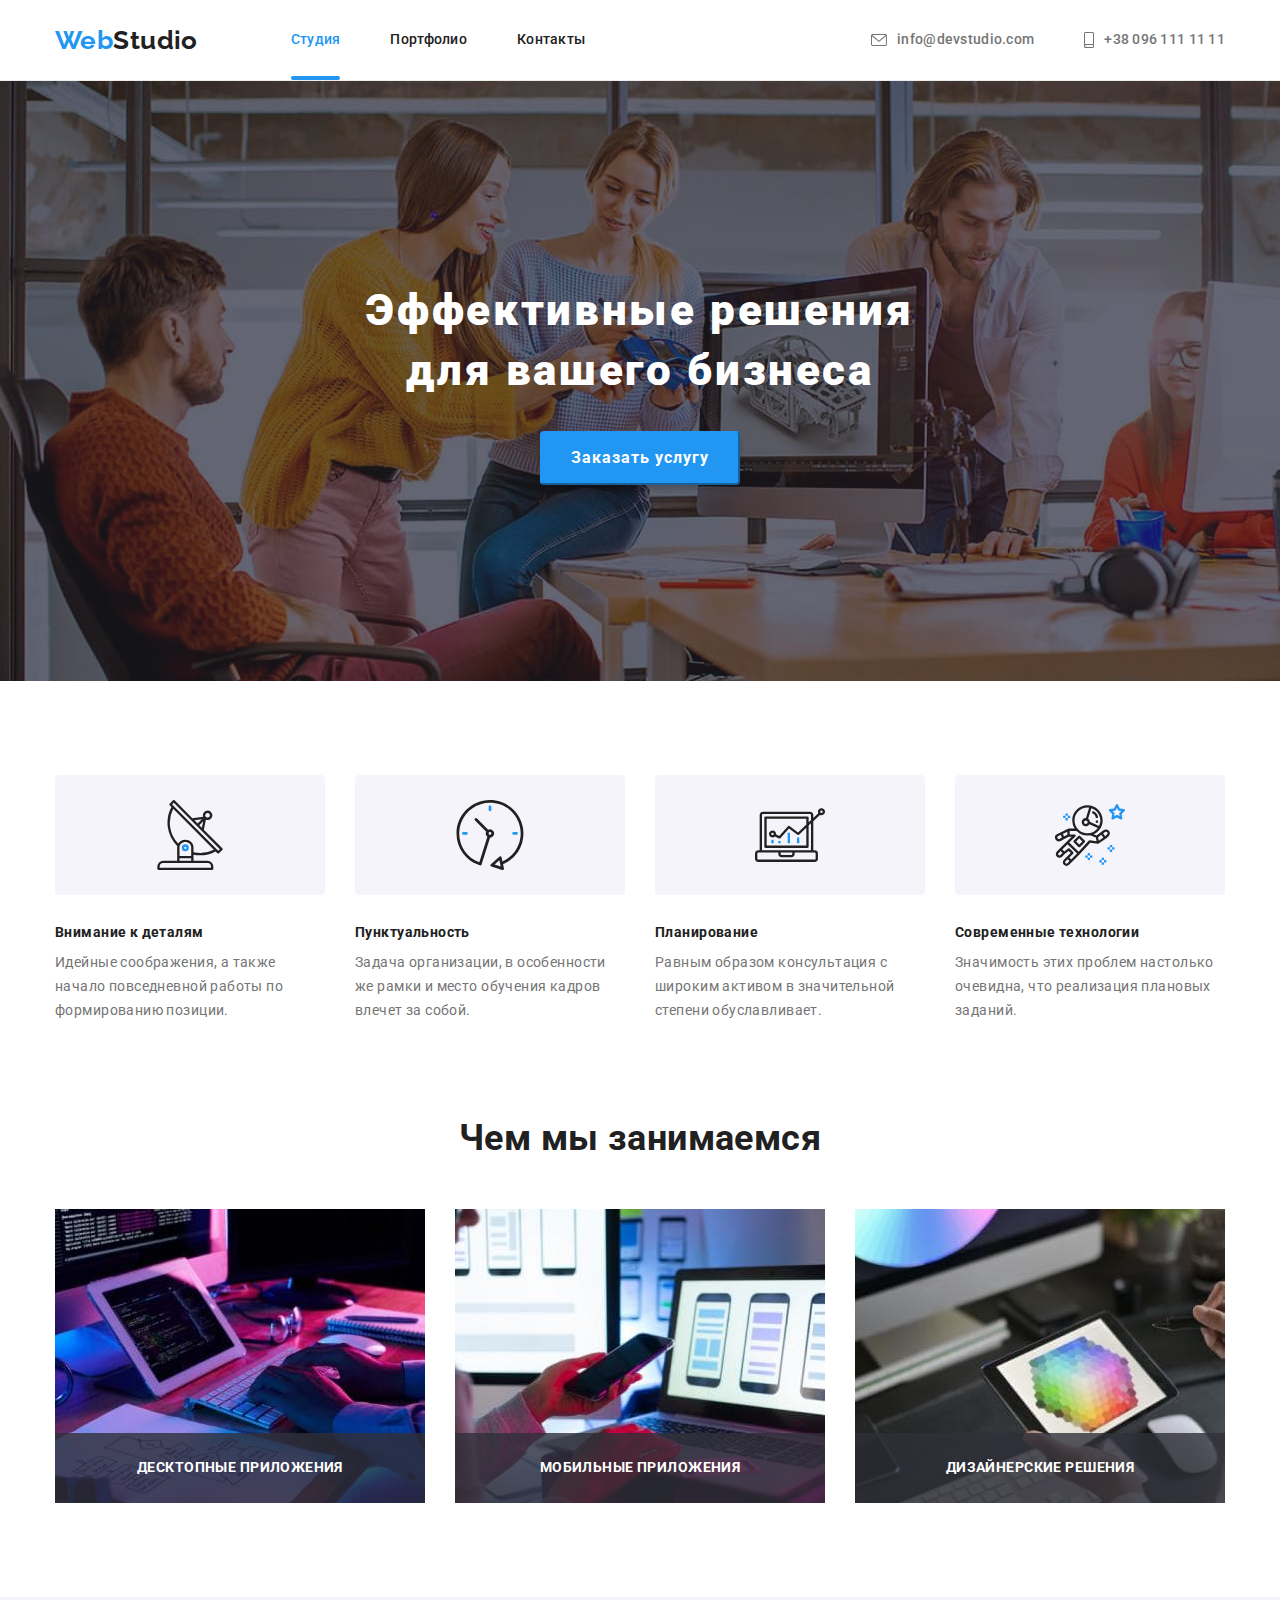
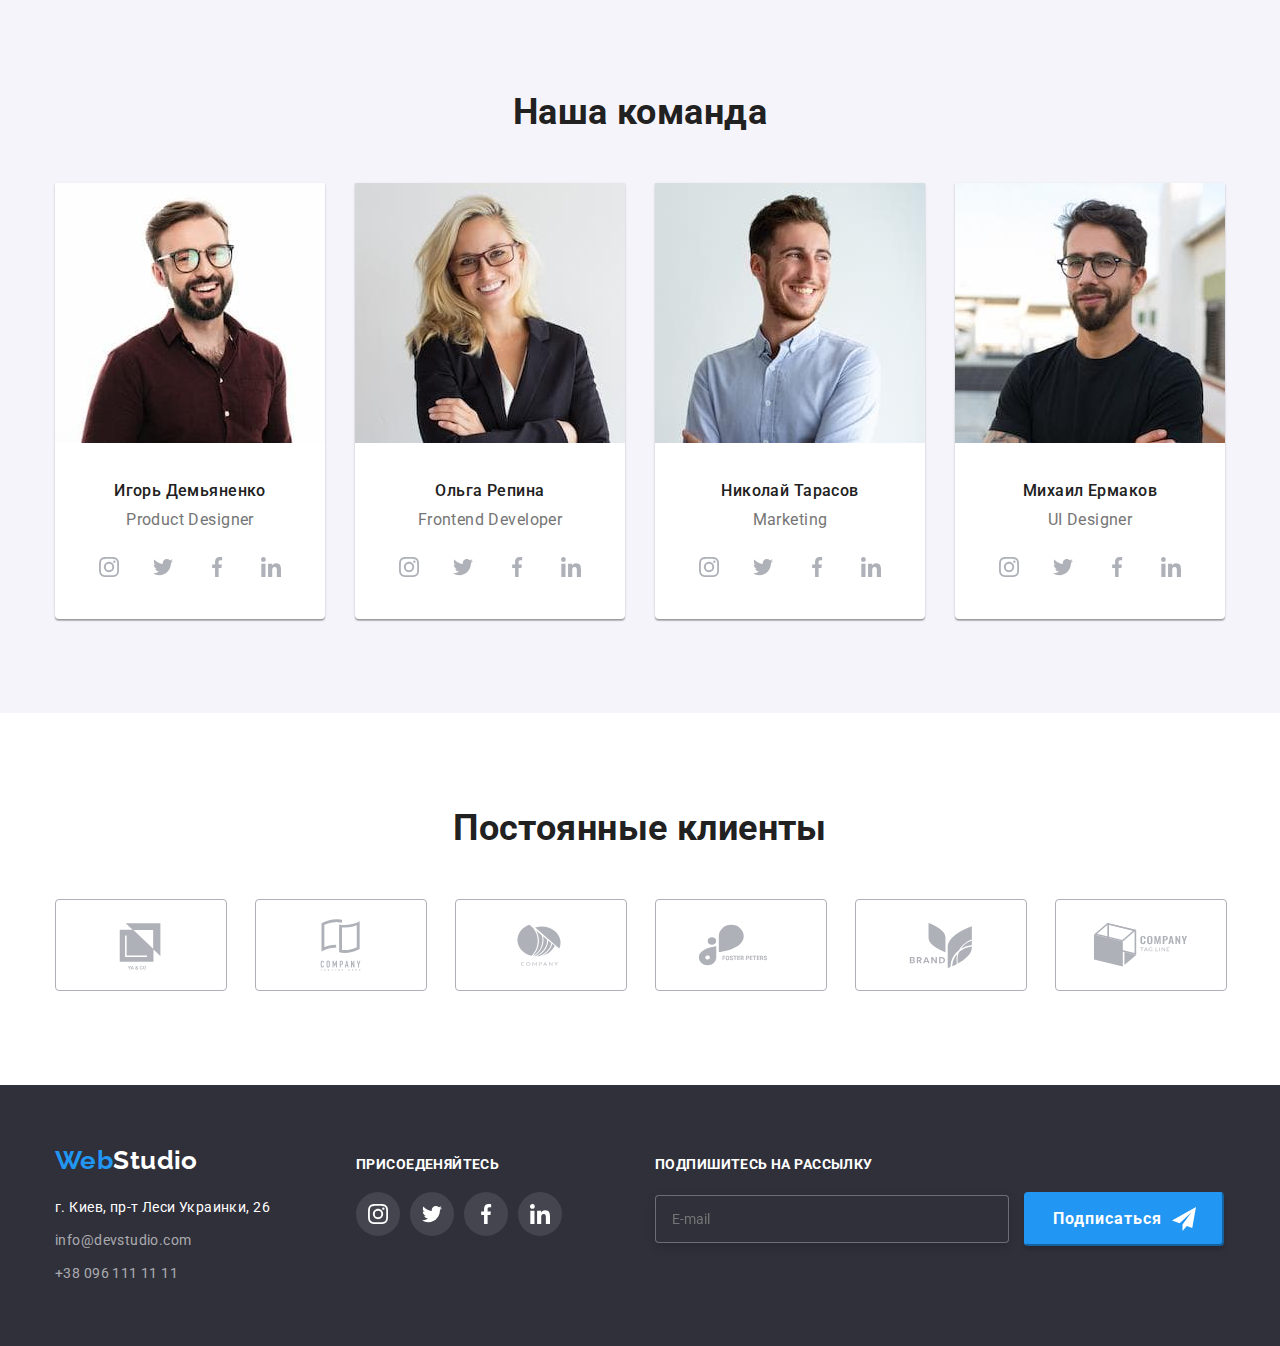
<file: index.html>
<!DOCTYPE html>
<html lang="ru">
<head>
    <meta charset="UTF-8">
    <meta http-equiv="X-UA-Compatible" content="IE=edge">
    <meta name="viewport" content="width=device-width, initial-scale=1.0">
    <title>Студия</title>
    <link rel="preconnect" href="https://fonts.googleapis.com">
    <link rel="preconnect" href="https://fonts.gstatic.com" crossorigin>
    <link href="https://fonts.googleapis.com/css2?family=Raleway:wght@700&family=Roboto:wght@400;500;700;900&display=swap"
    rel="stylesheet">
    <link rel="stylesheet" href="https://cdnjs.cloudflare.com/ajax/libs/modern-normalize/1.1.0/modern-normalize.min.css">
    <link rel="stylesheet" href="./css/styles.css">

</head>
<body>
    
    <header class="header">
        <div class="container header-container">
        <nav class="site-nav-box">
            <a href="./index.html" class="link logo"><span class="logo-color">Web</span>Studio</a>
            <ul class="site-nav list">
                <li class="site-nav-item"><a href="./index.html" class="site-nav-link link curent">Студия</a></li>
                <li class="site-nav-item"><a href="./portfolio.html" class="site-nav-link link">Портфолио</a></li>
                <li class="site-nav-item"><a href="#" class="site-nav-link link">Контакты</a></li>
            </ul>
        </nav>
        <ul class="contacts list">
            <li class="contacts-item"><a href="mailto:info@devstudio.com" class="link contacts-link">
                <svg class="contact-icon" width=16 height=12>
                    <use href="./images/symbol-defs.svg#mail"></use>
                </svg>
                info@devstudio.com</a></li>
            <li class="contacts-item"><a href="tel:+380961111111" class="link contacts-link">
                    <svg class="contact-icon" width=10 height=16>
                        <use href="./images/symbol-defs.svg#phone"></use>
                    </svg>
                +38 096 111 11 11</a></li>
        </ul>
        </div>

    </header>

    <main>
        <!--баннер-->
        <section class="hero-section section">
            <div class="container">
                <h1 class="hero-title title">Эффективные решения <br> для вашего бизнеса</h1>
                <button data-modal-open type="button" class="hero-button button">Заказать услугу</button>
            </div>
        </section>

        
        <!--особенности-->
        <section class="section">
            <div class="container">
                <!-- <h2 class="section-title hidden-title">Особенности</h2> -->
                <ul class="features list">
                    <li class="features-item">
                        <div class="features-box">
                            <svg class="features_box-icon" width=70 height="70">
                               <use href="./images/symbol-defs.svg#antenna"></use> 
                            </svg>
                        </div>
                        <h3 class="features-title title">Внимание к деталям</h3>
                        <p>Идейные соображения, а также начало повседневной работы по формированию позиции.</p>
                    </li>
                    <li class="features-item">
                        <div class="features-box">
                            <svg class="features_box-icon" width=70 height="70">
                                <use href="./images/symbol-defs.svg#clock"></use>
                            </svg>
                        </div>
                        <h3 class="features-title title">Пунктуальность</h3>
                        <p>Задача организации, в особенности же рамки и место обучения кадров влечет за собой.</p>
                    </li>
                    <li class="features-item">
                        <div class="features-box">
                            <svg class="features_box-icon" width=70 height="70">
                                <use href="./images/symbol-defs.svg#diagram"></use>
                            </svg>
                        </div>
                        <h3 class="features-title title">Планирование</h3>
                        <p>Равным образом консультация с широким активом в значительной степени обуславливает.</p>
                    </li>
                    <li class="features-item">
                        <div class="features-box">
                            <svg class="features_box-icon" width=70 height="70">
                                <use href="./images/symbol-defs.svg#astronaut"></use>
                            </svg>
                        </div>
                        <h3 class="features-title title">Современные технологии</h3>
                        <p>Значимость этих проблем настолько очевидна, что реализация плановых заданий.</p>
                    </li>
                </ul>
            </div>

        </section>

        <!--Чем мы занимаемся-->
        <section class="section our_works-section">
            <div class="container">
                <h2 class="section-title title">Чем мы занимаемся</h2>
                <ul class="our-works list">
                    <li class="our-works-item">
                        <img class="our-works-img" src="./images/web_development.jpg" width="370" height="294" alt="разработка сайтов">
                        <h3 class="our-works-title title">Десктопные приложения</h3>
                    </li>
                    <li class="our-works-item">
                        <img class="our-works-img" src="./images/mob_app_development.jpg" width="370" height="294"
                            alt="разработка мобильных приложений">
                        <h3 class="our-works-title title">Мобильные приложения</h3>
                    </li>
                    <li class="our-works-item">
                        <img class="our-works-img" src="./images/web_design.jpg" width="370" height="294" alt="веб дизайн">
                        <h3 class="our-works-title title">Дизайнерские решения</h3>
                    </li>
                </ul>
            </div>

        </section>
        <!--Наша команда-->
        <section class="section team-section">
            <div class="container">
                <h2 class="section-title title">Наша команда</h2>
                <ul class="team-list list">
                    <li class="team-list-item">
                        <img src="./images/igor.jpg" width="270" height="260" alt="Фото Игоря Демьяненко">
                        <div class="team-item-box">
                            <h3 class="team-list-title title">Игорь Демьяненко</h3>
                            <p class="team-list-description">Product Designer</p>
                            <ul class="social-list list">
                            <li class="social-item">
                                <a href="#" class="social-link link">
                                    <svg class="social-icon" width=20 height="20">
                                        <use  href="./images/symbol-defs.svg#instagram"></use>
                                    </svg>
                                </a>
                            </li>
                            <li class="social-item">
                                <a href="#" class="social-link">
                                    <svg class="social-icon" width=20 height="20">
                                        <use href="./images/symbol-defs.svg#twitter"></use>
                                    </svg>
                                </a>
                            </li>
                            <li class="social-item">
                                <a href="#" class="social-link">
                                    <svg class="social-icon" width=20 height="20">
                                        <use href="./images/symbol-defs.svg#facebook"></use>
                                    </svg>
                                </a>
                            </li>
                            <li class="social-item">
                                <a href="#" class="social-link">
                                    <svg class="social-icon" width=20 height="20">
                                        <use href="./images/symbol-defs.svg#linkedin"></use>
                                    </svg>
                                </a>
                            </li>
                        </ul>
                        </div>
                    </li>
                    <li class="team-list-item">
                        <img src="./images/olga.jpg" width="270" height="260" alt="Фото Ольги Репиной">
                        <div class="team-item-box">
                            <h3 class="team-list-title title">Ольга Репина</h3>
                            <p class="team-list-description">Frontend Developer</p>
                            <ul class="social-list list">
                                <li class="social-item">
                                    <a href="#" class="social-link link">
                                        <svg class="social-icon" width=20 height="20">
                                            <use href="./images/symbol-defs.svg#instagram"></use>
                                        </svg>
                                    </a>
                                </li>
                                <li class="social-item">
                                    <a href="#" class="social-link">
                                        <svg class="social-icon" width=20 height="20">
                                            <use href="./images/symbol-defs.svg#twitter"></use>
                                        </svg>
                                    </a>
                                </li>
                                <li class="social-item">
                                    <a href="#" class="social-link">
                                        <svg class="social-icon" width=20 height="20">
                                            <use href="./images/symbol-defs.svg#facebook"></use>
                                        </svg>
                                    </a>
                                </li>
                                <li class="social-item">
                                    <a href="#" class="social-link">
                                        <svg class="social-icon" width=20 height="20">
                                            <use href="./images/symbol-defs.svg#linkedin"></use>
                                        </svg>
                                    </a>
                                </li>
                            </ul>
                        </div>
                    </li>
                    <li class="team-list-item">
                        <img src="./images/nikolay.jpg" width="270" height="260" alt="Фото Николая Тарасова">
                        <div class="team-item-box">
                            <h3 class="team-list-title title">Николай Тарасов</h3>
                            <p class="team-list-description">Marketing</p>
                            <ul class="social-list list">
                                <li class="social-item">
                                    <a href="#" class="social-link link">
                                        <svg class="social-icon" width=20 height="20">
                                            <use href="./images/symbol-defs.svg#instagram"></use>
                                        </svg>
                                    </a>
                                </li>
                                <li class="social-item">
                                    <a href="#" class="social-link">
                                        <svg class="social-icon" width=20 height="20">
                                            <use href="./images/symbol-defs.svg#twitter"></use>
                                        </svg>
                                    </a>
                                </li>
                                <li class="social-item">
                                    <a href="#" class="social-link">
                                        <svg class="social-icon" width=20 height="20">
                                            <use href="./images/symbol-defs.svg#facebook"></use>
                                        </svg>
                                    </a>
                                </li>
                                <li class="social-item">
                                    <a href="#" class="social-link">
                                        <svg class="social-icon" width=20 height="20">
                                            <use href="./images/symbol-defs.svg#linkedin"></use>
                                        </svg>
                                    </a>
                                </li>
                            </ul>
                        </div>
                    </li>
                    <li class="team-list-item">
                        <img src="./images/michail.jpg" width="270" height="260" alt="Фото Михаила Ермакова">
                        <div class="team-item-box">
                            <h3 class="team-list-title title">Михаил Ермаков</h3>
                            <p class="team-list-description">UI Designer</p>
                            <ul class="social-list list">
                                <li class="social-item">
                                    <a href="#" class="social-link link">
                                        <svg class="social-icon" width=20 height="20">
                                            <use href="./images/symbol-defs.svg#instagram"></use>
                                        </svg>
                                    </a>
                                </li>
                                <li class="social-item">
                                    <a href="#" class="social-link">
                                        <svg class="social-icon" width=20 height="20">
                                            <use href="./images/symbol-defs.svg#twitter"></use>
                                        </svg>
                                    </a>
                                </li>
                                <li class="social-item">
                                    <a href="#" class="social-link">
                                        <svg class="social-icon" width=20 height="20">
                                            <use href="./images/symbol-defs.svg#facebook"></use>
                                        </svg>
                                    </a>
                                </li>
                                <li class="social-item">
                                    <a href="#" class="social-link">
                                        <svg class="social-icon" width=20 height="20">
                                            <use href="./images/symbol-defs.svg#linkedin"></use>
                                        </svg>
                                    </a>
                                </li>
                            </ul>
                        </div>
                    </li>
                </ul>
            </div>

        </section>
        <!--Постоянные клиенты-->
        <section class="section clients-section">
            <div class="container">
                <h2 class="section-title title">Постоянные клиенты</h2>
                <ul class="clients-list list">
                    <li class="client-item">
                        <a href="" class="client-link link">
                            <svg class="client-icon">
                                <use href="./images/symbol-defs.svg#client1" width=106 height="60">
                                </use>
                            </svg>
                        </a>
                    </li>
                    <li class="client-item">
                        <a href="" class="client-link link">
                            <svg class="client-icon">
                                <use href="./images/symbol-defs.svg#client2" width=106 height="60">
                                </use>
                            </svg>
                        </a>
                    </li>
                    <li class="client-item">
                        <a href="" class="client-link link">
                            <svg class="client-icon">
                                <use href="./images/symbol-defs.svg#client3" width=106 height="60">
                                </use>
                            </svg>
                        </a>
                    </li>
                    <li class="client-item">
                        <a href="" class="client-link link">
                            <svg class="client-icon">
                                <use href="./images/symbol-defs.svg#client4" width=106 height="60">
                                </use>
                            </svg>
                        </a>
                    </li>
                    <li class="client-item">
                        <a href="" class="client-link link">
                            <svg class="client-icon">
                                <use href="./images/symbol-defs.svg#client5" width=106 height="60">
                                </use>
                            </svg>
                        </a>
                    </li>
                    <li class="client-item">
                        <a href="" class="client-link link">
                            <svg class="client-icon">
                                <use href="./images/symbol-defs.svg#client6" width=106 height="60">
                                </use>
                            </svg>
                        </a>
                    </li>
                </ul>
            </div>
        </section>

    </main>

    <footer class="footer">
        <div class="container footer-container">
            <div class="adress-box">
    
                <a href="./index.html" class="link footer-logo logo"><span class="logo-color">Web</span>Studio</a>
                <address class="address">
                    <ul class="address-list list">
                        <li>г. Киев, пр-т Леси Украинки, 26</li>
                        <li><a href="mailto:info@devstudio.com"
                                class="link footer-contacts-link contacts-link">info@devstudio.com</a>
                        </li>
                        <li><a href="tel:+380961111111" class="link footer-contacts-link contacts-link">+38 096 111 11
                                11</a></li>
                    </ul>
                </address>
            </div>
    
            <div class="join_us-box">
                <h2 class="footer-title title">присоеденяйтесь</h2>
                <ul class="social-list footer_social-list list">
                    <li class="social-item">
                        <a href="" class="social-link footer_social-link link">
                            <svg class="social-icon" width=20 height="20">
                                <use href="./images/symbol-defs.svg#instagram"></use>
                            </svg>
                        </a>
                    </li>
                    <li class="social-item">
                        <a href="" class="social-link footer_social-link">
                            <svg class="social-icon" width=20 height="20">
                                <use href="./images/symbol-defs.svg#twitter"></use>
                            </svg>
                        </a>
                    </li>
                    <li class="social-item">
                        <a href="" class="social-link footer_social-link">
                            <svg class="social-icon" width=20 height="20">
                                <use href="./images/symbol-defs.svg#facebook"></use>
                            </svg>
                        </a>
                    </li>
                    <li class="social-item">
                        <a href="" class="social-link footer_social-link">
                            <svg class="social-icon" width=20 height="20">
                                <use href="./images/symbol-defs.svg#linkedin"></use>
                            </svg>
                        </a>
                    </li>
                </ul>
            </div>
    
            <div class="mailing-box">
                <h2 class="footer-title title">Подпишитесь на рассылку</h2>
                <form>
    
                    <input class="footer-input-mail" type="email" name="user-email" placeholder="E-mail"
                        autocomplete="email">
    
                    <button type="submit" class="button mailing-btn">
                        <div class="mailing-btn-box">
                            Подписаться
                            <svg class="send-icon" width=24 height="24">
                                <use href="./images/symbol-defs.svg#send_icon"></use>
                            </svg>
                        </div>
                    </button>
                </form>
            </div>
        </div>
    
    </footer>

    <div class="backdrop is-hidden" data-modal>
        <div class="modal">
            <button class="modal-btn" data-modal-close>
                <svg class="modal-btn-icon" width=11 height="11">
                    <use href="./images/symbol-defs.svg#vector"></use>
                </svg>
            </button>

                <form class="form">
                    <h2 class="form-title title">Оставьте свои данные, мы вам перезвоним</h2>

                    <label class="form-field">
                    <span class="form-label">Имя</span>
                    <span class="input-box">
                        <input class="form-input" type="text" name="user-name" autofocus autocomplete="name">
                        <svg class="form-icon" width=12 height="12">
                            <use href="./images/symbol-defs.svg#name_icon"></use>
                        </svg>
                    </span>
                    </label>

                    <label class="form-field">
                        <span class="form-label">Телефон</span>
                        <span class="input-box">
                            <input class="form-input" type="tel" name="user-tel" autocomplete="tel">
                            <svg class="form-icon" width=13 height="13">
                            <use href="./images/symbol-defs.svg#phone_icon"></use>
                            </svg>
                        </span>
                    </label>

                    <label class="form-field">
                    <span class="form-label">Почта</span>
                    <span class="input-box">
                        <input class="form-input" type="email" name="user-email" autocomplete="email">
                        <svg class="form-icon" width=15 height="12">
                          <use href="./images/symbol-defs.svg#mail_icon"></use>
                        </svg>
                    </span>
                    </label>

                    <label class="form-field">
                    <span class="form-label">Комментарий</span>
                    <textarea class="form-input comment" name="user-comment" rows="10" placeholder="Введите текст"></textarea>
                    </label>

                    
                    <label class="policy-label">
                        <input class="policy-input" type="checkbox" name="policy">
                        <svg class="policy-icon" width=15 height="12">
                            <use href="./images/symbol-defs.svg#mark"></use>
                        </svg>
                        <span class="policy-text">
                            Соглашаюсь с рассылкой и принимаю 
                            <a href="#" class="policy-link">Условия договора</a>
                        </span>
                    </label>

                    <button type="submit" class="button send-btn">Отправить</button>

                </form>
        </div>
    </div>

    <script src="./js/modal.js"></script>

</body>
</html>
</file>
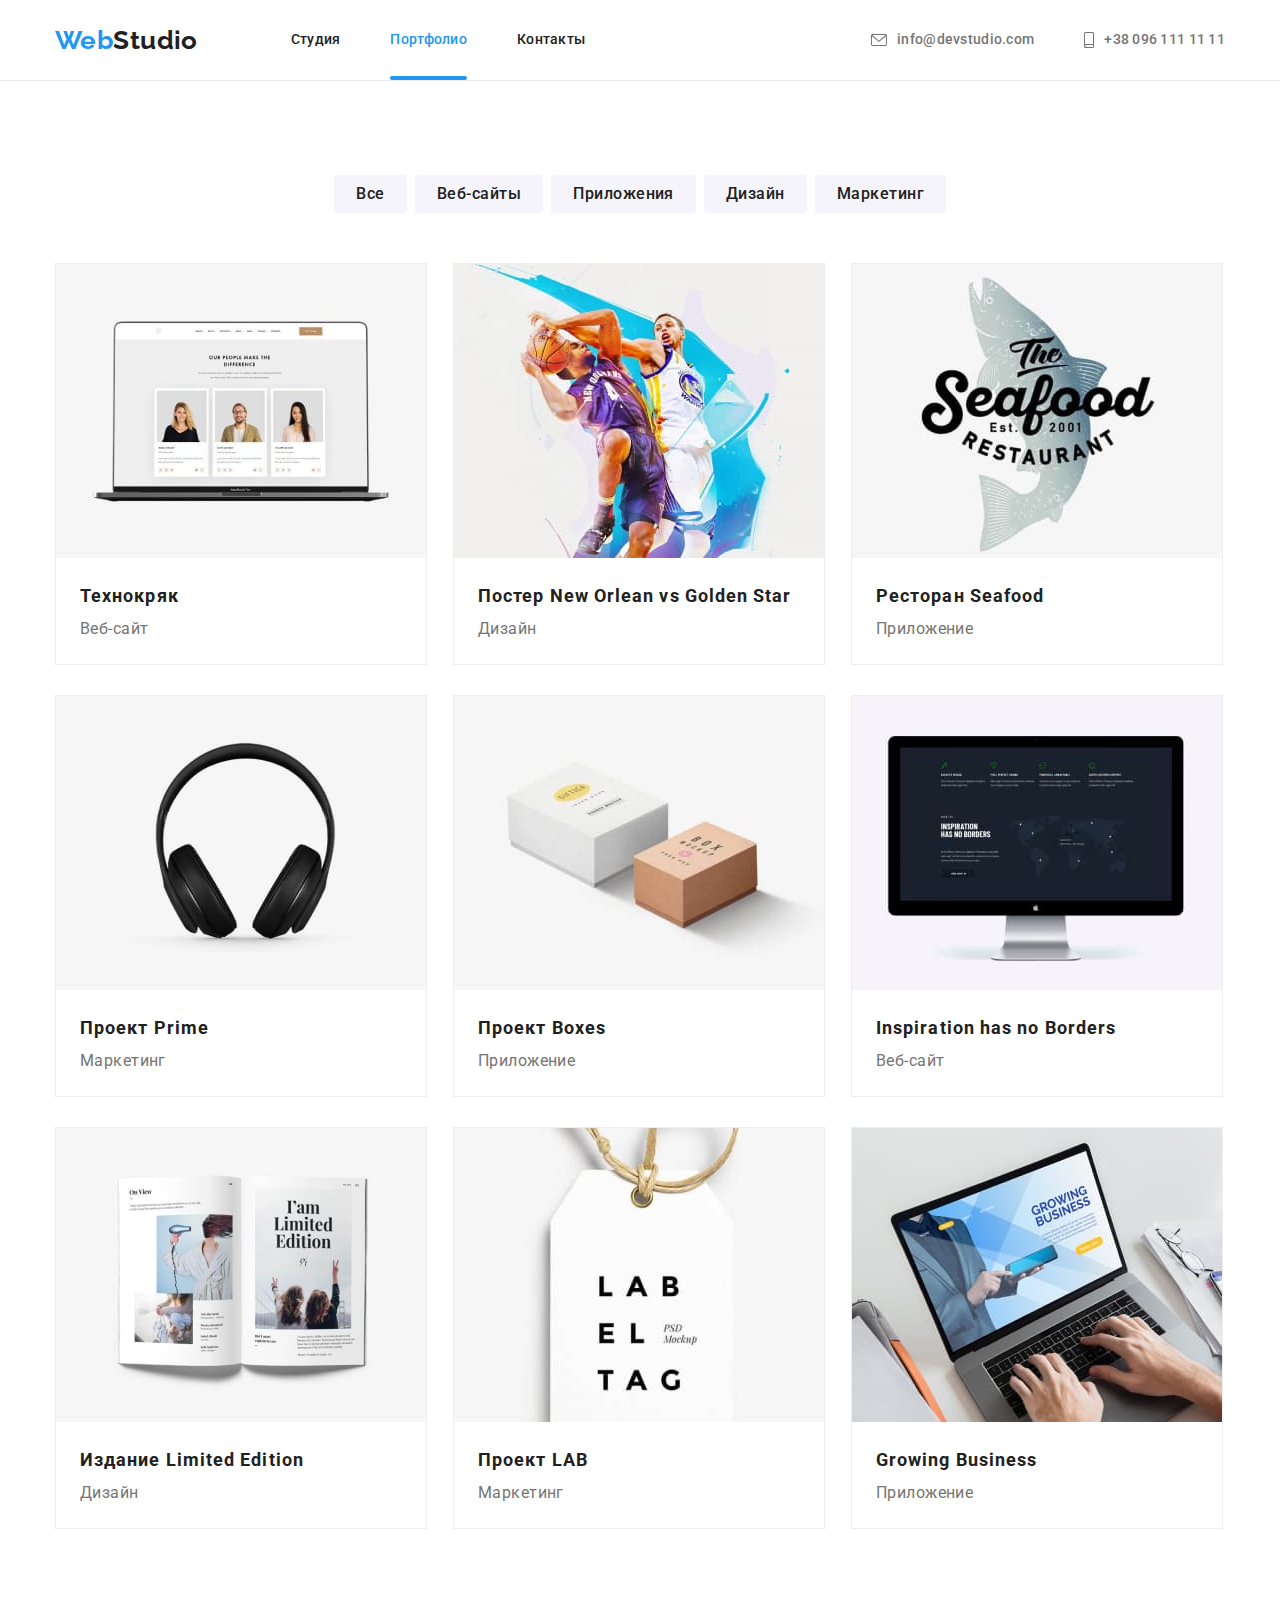
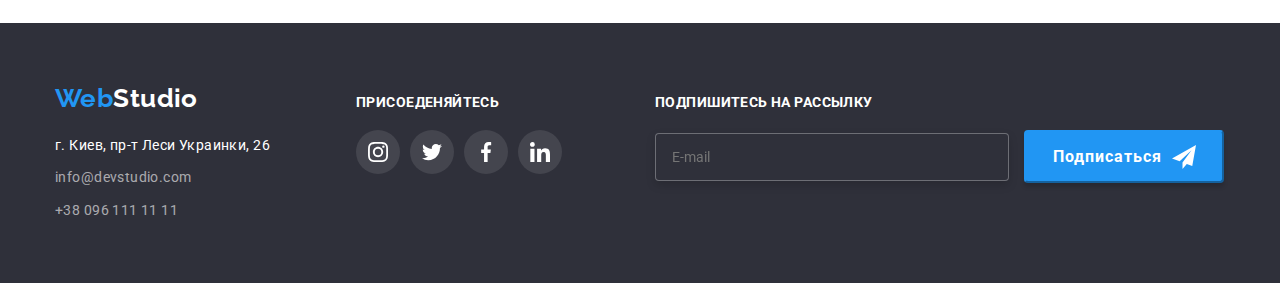
<file: portfolio.html>
<!DOCTYPE html>
<html lang="ru">
<head>
    <meta charset="UTF-8">
    <meta http-equiv="X-UA-Compatible" content="IE=edge">
    <meta name="viewport" content="width=device-width, initial-scale=1.0">
    <title>Портфолио</title>
    <link rel="preconnect" href="https://fonts.googleapis.com">
    <link rel="preconnect" href="https://fonts.gstatic.com" crossorigin>
    <link href="https://fonts.googleapis.com/css2?family=Raleway:wght@700&family=Roboto:wght@400;500;700;900&display=swap"
        rel="stylesheet">
    <link rel="stylesheet" href="https://cdnjs.cloudflare.com/ajax/libs/modern-normalize/1.1.0/modern-normalize.min.css">
    <link rel="stylesheet" href="./css/styles.css">

</head>
<body>


    <header class="header">
        <div class="container header-container">
            <nav class="site-nav-box">
                <a href="./index.html" class="link logo"><span class="logo-color">Web</span>Studio</a>
                <ul class="site-nav list">
                    <li class="site-nav-item"><a href="./index.html" class="site-nav-link link">Студия</a></li>
                    <li class="site-nav-item"><a href="./portfolio.html" class="site-nav-link link curent">Портфолио</a></li>
                    <li class="site-nav-item"><a href="#" class="site-nav-link link">Контакты</a></li>
                </ul>
            </nav>
        <ul class="contacts list">
            <li class="contacts-item"><a href="mailto:info@devstudio.com" class="link contacts-link">
                    <svg class="contact-icon" width=16 height=12>
                        <use href="./images/symbol-defs.svg#mail"></use>
                    </svg>
                    info@devstudio.com</a></li>
            <li class="contacts-item"><a href="tel:+380961111111" class="link contacts-link">
                    <svg class="contact-icon" width=10 height=16>
                        <use href="./images/symbol-defs.svg#phone"></use>
                    </svg>
                    +38 096 111 11 11</a></li>
        </ul>
        </div>
    
    </header>

    <main>
        <!-- <h1>Портфолио</h1> -->
        <section class="portfolio-section section">
            <div class="container portfolio-container">
            <ul class="portfolio_btn-list list">
                <li class="portfolio_btn-item"><button type="button" class="portfolio-button button">Все</button></li>
                <li class="portfolio_btn-item"><button type="button" class="portfolio-button button">Веб-сайты</button></li>
                <li class="portfolio_btn-item"><button type="button" class="portfolio-button button">Приложения</button></li>
                <li class="portfolio_btn-item"><button type="button" class="portfolio-button button">Дизайн</button></li>
                <li class="portfolio_btn-item"><button type="button" class="portfolio-button button">Маркетинг</button></li>
            </ul>
            <ul class="portfolio-list list">
                <li class="portfolio-item">
                    <a href="#" class="portfolio-link link">
                        <div class="portfolio-img-box">
                        <img class="portfolio-img" src="./images/portfolio/technocrack.jpg" width="370" height="294" 
                        alt="Изображение сайта Технокряк">
                        <p class="portfolio-overlay-text">
                        Технокряк это современная площадка распространения коронавируса. Компании используют эту платформу для цифрового
                        шпионажа и атак на защищённые сервера конкурентов.
                        </p>
                        </div>
                        <div class="portfolio-description-box">
                            <h2 class="portfolio-title title">Технокряк</h2>
                            <p class="portfolio-description">Веб-сайт</p>
                        </div>
                    </a>
                </li>
                <li class="portfolio-item">
                    <a href="#" class="portfolio-link link">
                        <div class="portfolio-img-box">
                        <img class="portfolio-img" src="./images/portfolio/new_orlean.jpg" width="370" height="294"
                            alt="Изображение постера New Orlean vs Golden Star">
                            <p class="portfolio-overlay-text">
                                Технокряк это современная площадка распространения коронавируса. Компании используют эту платформу для цифрового
                                шпионажа и атак на защищённые сервера конкурентов.
                            </p>
                        </div>

                        <div class="portfolio-description-box">
                            <h2 class="portfolio-title title">Постер New Orlean vs Golden Star</h2>
                            <p class="portfolio-description">Дизайн</p>
                        </div>
                    </a>
                </li>
                <li class="portfolio-item">
                    <a href="#" class="portfolio-link link">
                        <div class="portfolio-img-box">
                        <img class="portfolio-img" src="./images/portfolio/seafood.jpg" width="370" height="294"
                            alt="Изображение логотипа ресторана Seafood">
                            <p class="portfolio-overlay-text">
                                Технокряк это современная площадка распространения коронавируса. Компании используют эту платформу для цифрового
                                шпионажа и атак на защищённые сервера конкурентов.
                            </p>
                        </div>

                        <div class="portfolio-description-box">
                            <h2 class="portfolio-title title">Ресторан Seafood</h2>
                            <p class="portfolio-description">Приложение</p>
                        </div>
                    </a>
                </li>
                <li class="portfolio-item">
                    <a href="#" class="portfolio-link link">
                        <div class="portfolio-img-box">
                        <img class="portfolio-img" src="./images/portfolio/prime.jpg" width="370" height="294"
                            alt="Изображение наушников Prime">
                            <p class="portfolio-overlay-text">
                                Технокряк это современная площадка распространения коронавируса. Компании используют эту платформу для цифрового
                                шпионажа и атак на защищённые сервера конкурентов.
                            </p>
                        </div>

                        <div class="portfolio-description-box">
                            <h2 class="portfolio-title title">Проект Prime</h2>
                            <p class="portfolio-description">Маркетинг</p>
                        </div>
                    </a>
                </li>
                <li class="portfolio-item">
                    <a href="#" class="portfolio-link link">
                        <div class="portfolio-img-box">
                        <img class="portfolio-img" src="./images/portfolio/boxes.jpg" width="370" height="294"
                            alt="Изображение коробочек Boxes">
                            <p class="portfolio-overlay-text">
                                Технокряк это современная площадка распространения коронавируса. Компании используют эту платформу для цифрового
                                шпионажа и атак на защищённые сервера конкурентов.
                            </p>
                        </div>

                        <div class="portfolio-description-box">
                            <h2 class="portfolio-title title">Проект Boxes</h2>
                            <p class="portfolio-description">Приложение</p>
                        </div>
                    </a>
                </li>
                <li class="portfolio-item">
                    <a href="#" class="portfolio-link link">
                        <div class="portfolio-img-box">
                        <img class="portfolio-img" src="./images/portfolio/inspiratoin.jpg" width="370" height="294"
                            alt="Изображение сайта Inspiration has no Borders">
                            <p class="portfolio-overlay-text">
                                Технокряк это современная площадка распространения коронавируса. Компании используют эту платформу для цифрового
                                шпионажа и атак на защищённые сервера конкурентов.
                            </p>
                        </div>

                        <div class="portfolio-description-box">
                            <h2 class="portfolio-title title">Inspiration has no Borders</h2>
                            <p class="portfolio-description">Веб-сайт</p>
                        </div>
                    </a>
                </li>
                <li class="portfolio-item">
                    <a href="#" class="portfolio-link link">
                        <div class="portfolio-img-box">
                        <img class="portfolio-img" src="./images/portfolio/limited_edition.jpg" width="370" height="294"
                            alt="Изображение журнала издания Limited Edition">
                            <p class="portfolio-overlay-text">
                                Технокряк это современная площадка распространения коронавируса. Компании используют эту платформу для цифрового
                                шпионажа и атак на защищённые сервера конкурентов.
                            </p>
                        </div>

                        <div class="portfolio-description-box">
                            <h2 class="portfolio-title title">Издание Limited Edition</h2>
                            <p class="portfolio-description">Дизайн</p>
                        </div>
                    </a>
                </li>
                <li class="portfolio-item">
                    <a href="#" class="portfolio-link link">
                       
                        <div class="portfolio-img-box">
                        <img class="portfolio-img" src="./images/portfolio/lab.jpg" width="370" height="294" alt="Изображение этикетки LAB">
                            <p class="portfolio-overlay-text">
                                Технокряк это современная площадка распространения коронавируса. Компании используют эту платформу для цифрового
                                шпионажа и атак на защищённые сервера конкурентов.
                            </p>
                        </div>

                        <div class="portfolio-description-box">
                            <h2 class="portfolio-title title">Проект LAB</h2>
                            <p class="portfolio-description">Маркетинг</p>
                        </div>
                    </a>
                </li>
                <li class="portfolio-item">
                    <a href="#" class="portfolio-link link">
                        <div class="portfolio-img-box">
                        <img class="portfolio-img" src="./images/portfolio/growing_business.jpg" width="370" height="294"
                            alt="Изображение приложения Growing Business">
                            <p class="portfolio-overlay-text">
                                Технокряк это современная площадка распространения коронавируса. Компании используют эту платформу для цифрового
                                шпионажа и атак на защищённые сервера конкурентов.
                            </p>
                        </div>
                        <div class="portfolio-description-box">
                            <h2 class="portfolio-title title">Growing Business</h2>
                            <p class="portfolio-description">Приложение</p>
                        </div>
                    </a>
                </li>
            </ul>
            </div>

        </section>

    </main>

    <footer class="footer">
        <div class="container footer-container">
            <div class="adress-box">
    
                <a href="./index.html" class="link footer-logo logo"><span class="logo-color">Web</span>Studio</a>
                <address class="address">
                    <ul class="address-list list">
                        <li>г. Киев, пр-т Леси Украинки, 26</li>
                        <li><a href="mailto:info@devstudio.com"
                                class="link footer-contacts-link contacts-link">info@devstudio.com</a>
                        </li>
                        <li><a href="tel:+380961111111" class="link footer-contacts-link contacts-link">+38 096 111 11
                                11</a></li>
                    </ul>
                </address>
            </div>
    
            <div class="join_us-box">
                <h2 class="footer-title title">присоеденяйтесь</h2>
                <ul class="social-list footer_social-list list">
                    <li class="social-item">
                        <a href="" class="social-link footer_social-link link">
                            <svg class="social-icon" width=20 height="20">
                                <use href="./images/symbol-defs.svg#instagram"></use>
                            </svg>
                        </a>
                    </li>
                    <li class="social-item">
                        <a href="" class="social-link footer_social-link">
                            <svg class="social-icon" width=20 height="20">
                                <use href="./images/symbol-defs.svg#twitter"></use>
                            </svg>
                        </a>
                    </li>
                    <li class="social-item">
                        <a href="" class="social-link footer_social-link">
                            <svg class="social-icon" width=20 height="20">
                                <use href="./images/symbol-defs.svg#facebook"></use>
                            </svg>
                        </a>
                    </li>
                    <li class="social-item">
                        <a href="" class="social-link footer_social-link">
                            <svg class="social-icon" width=20 height="20">
                                <use href="./images/symbol-defs.svg#linkedin"></use>
                            </svg>
                        </a>
                    </li>
                </ul>
            </div>
    
            <div class="mailing-box">
                <h2 class="footer-title title">Подпишитесь на рассылку</h2>
                <form class="js-speaker-form">
    
                    <input class="footer-input-mail" type="email" name="user-email" placeholder="E-mail"
                        autocomplete="email">
    
                    <button type="submit" class="button mailing-btn">
                        <div class="mailing-btn-box">
                            Подписаться
                            <svg class="send-icon" width=24 height="24">
                                <use href="./images/symbol-defs.svg#send_icon"></use>
                            </svg>
                        </div>
                    </button>
                </form>
            </div>
        </div>
    
    </footer>

</body>
</html>
</file>
<file: css/styles.css>
:root {
  --text-color: #757575;
  --title-text-color: #212121;
  --accent-text-color: #2196f3;
  --accent-white-color: #ffffff;
  --blurred-white: rgba(255, 255, 255, 0.6);
  --very-blured-white: rgba(255, 255, 255, 0.1);
  --background-color: #e5e5e5;
  --background-light-grey: #f5f4fa;
  --background-dark-grey: #2f303a;
  --background-button: #188ce8;
  --icon-color: #afb1b8;
}

body {
  background-color: var(--accent-white-color);
  color: var(--text-color);

  font-family: Roboto, sans-serif;
  font-size: 14px;
  line-height: 1.71;
  letter-spacing: 0.03em;
}
.container {
  width: 1200px;
  margin: 0 auto;
  padding-left: 15px;
  padding-right: 15px;
}
.section {
  padding-top: 94px;
  padding-bottom: 94px;
}
h1,
h2,
h3,
p {
  margin: 0;
}
.list {
  list-style: none;
  padding: 0;
  margin: 0;
}
.link {
  margin: 0;
  text-decoration: none;
}
.title {
  color: var(--title-text-color);
}
.button {
  font-family: inherit;
}
.hidden-title {
  visibility: hidden;
}
/* хедер */
.header {
  background-color: var(--accent-white-color);
  border-bottom: 1px solid #ececec;
}
.logo-color {
  color: var(--accent-text-color);
}
.logo {
  font-family: "Raleway", sans-serif;
  font-weight: bold;
  font-size: 26px;
  line-height: 1.19;

  margin-right: 93px;
  display: block;

  color: var(--title-text-color);

  transition: color 250ms cubic-bezier(0.4, 0, 0.2, 1);
}
.logo:hover,
.logo:focus {
  color: var(--accent-text-color);
  outline: none;
}
.header-container {
  display: flex;
  align-items: center;
  justify-content: space-between;
}
.site-nav-box {
  display: flex;
  align-items: center;
}
.site-nav {
  display: flex;
}
.contacts {
  display: flex;
}
.site-nav-item + .site-nav-item {
  margin-left: 50px;
}
.contacts-item + .contacts-item {
  margin-left: 50px;
}
.site-nav-link {
  position: relative;
  display: block;
  padding-top: 32px;
  padding-bottom: 32px;

  color: var(--title-text-color);

  font-weight: 500;
  font-size: 14px;
  line-height: 1.14;
  letter-spacing: 0.02em;

  transition: color 250ms cubic-bezier(0.4, 0, 0.2, 1);
}
.site-nav-link.curent,
.site-nav-link:hover,
.site-nav-link:focus {
  color: var(--accent-text-color);
  outline: none;
}
.contacts-link {
  display: flex;
  align-items: center;

  font-weight: 500;
  font-size: 14px;
  line-height: 1.14;
  letter-spacing: 0.02em;

  color: var(--text-color);

  transition: color 250ms cubic-bezier(0.4, 0, 0.2, 1);
}
.contacts-link:hover,
.contacts-link:focus {
  color: var(--accent-text-color);
  outline: none;
}
.contact-box {
  display: block;
}
.contact-icon {
  margin-right: 10px;
  fill: currentColor;
}
.curent::after {
  content: "";

  position: absolute;
  left: 0;
  bottom: 0;

  width: 100%;
  height: 4px;
  border-radius: 2px;
  background-color: var(--accent-text-color);
}
/* Банер*/
.hero-section {
  background-color: var(--background-dark-grey);
  background-image: linear-gradient(
      rgba(47, 48, 58, 0.4),
      rgba(47, 48, 58, 0.4)
    ),
    url(../images/hero.jpg);

  max-width: 1600px;
  height: 600px;
  margin-left: auto;
  margin-right: auto;
  background-size: cover;
  background-repeat: no-repeat;

  text-align: center;
}
.hero-title {
  margin-top: 106px;
  margin-bottom: 30px;

  font-weight: 900;
  font-size: 44px;
  line-height: 1.36;
  text-align: center;
  letter-spacing: 0.06em;

  color: var(--accent-white-color);
}
.button {
  border-radius: 4px;
  min-width: 200px;
  padding: 10px;

  box-shadow: 0px 4px 4px rgba(0, 0, 0, 0.15);

  font-weight: 700;
  font-size: 16px;
  line-height: 1.87;
  letter-spacing: 0.06em;

  background-color: var(--accent-text-color);
  color: var(--accent-white-color);
  border-color: var(--accent-text-color);

  transition: background-color 250ms cubic-bezier(0.4, 0, 0.2, 1),
    color 250ms cubic-bezier(0.4, 0, 0.2, 1);
}
.button:hover,
.button:focus {
  background-color: var(--background-button);
  color: var(--accent-white-color);

  cursor: pointer;
  outline: none;
}

.section-title {
  font-size: 36px;
  line-height: 1.17;
  text-align: center;
  margin-bottom: 50px;
}

/* особливості */
.features {
  display: flex;
}

.features-item + .features-item {
  margin-left: 30px;
}
.features-title {
  margin-bottom: 10px;

  font-size: 14px;
  line-height: 1.14;
}
.features-box {
  display: flex;
  justify-content: center;
  height: 120px;
  width: 270px;
  background-color: var(--background-light-grey);
  border-radius: 4px;
  padding: 0;
  border: none;
  cursor: pointer;
  margin-bottom: 30px;
  padding: 25px 0;
}

/* .features-item::before {
  display: block;
  content: "";

  height: 120px;
  background-color: var(--background-light-grey);
  border-radius: 4px;

  background-size: 70px;
  background-repeat: no-repeat;
  background-position: center;
}
.features-item:nth-child(1)::before {
  background-image: url(../images/antenna.svg);
}
.features-item:nth-child(2)::before {
  background-image: url(../images/clock.svg);
}
.features-item:nth-child(3)::before {
  background-image: url(../images/diagram.svg);
}
.features-item:nth-child(4)::before {
  background-image: url(../images/astronaut.svg);
} */

/* наші роботи */
.our_works-section {
  padding-top: 0;
}
.our-works-img {
  display: block;
}
.our-works {
  display: flex;
  justify-content: space-between;
}
.our-works-item {
  position: relative;
  display: block;
}

.our-works-title {
  position: absolute;
  bottom: 0;
  width: 100%;
  padding: 27px 0 27px 0;
  background: rgba(47, 48, 58, 0.8);
  font-size: 14px;
  line-height: 1.14;
  text-align: center;
  text-transform: uppercase;

  color: var(--accent-white-color);
}
/* наша команда */
.team-section {
  background-color: var(--background-light-grey);
}
.team-list {
  display: flex;
}
.team-list-item {
  margin-right: 30px;
  box-shadow: 0px 1px 3px rgba(0, 0, 0, 0.12), 0px 1px 1px rgba(0, 0, 0, 0.14),
    0px 2px 1px rgba(0, 0, 0, 0.2);
  border-radius: 0px 0px 4px 4px;

  background-color: var(--accent-white-color);
  text-align: center;
}
.team-list-item:nth-child(4n + 4) {
  margin-right: 0;
}
.team-item-box {
  padding: 30px 0;
}
.team-list-title {
  margin-bottom: 10px;

  font-weight: 500;
  font-size: 16px;
  line-height: 1.19;
}
.team-list-description {
  margin-bottom: 16px;
  font-size: 16px;
  line-height: 1.19;
}

.social-list {
  display: flex;
  justify-content: center;
}

.social-link {
  display: block;
  width: 44px;
  height: 44px;

  padding: 12px 12px 12px 12px;
  border-radius: 50%;

  color: var(--icon-color);

  transition: background-color 250ms cubic-bezier(0.4, 0, 0.2, 1),
    color 250ms cubic-bezier(0.4, 0, 0.2, 1);
}
.social-item {
  margin-right: 10px;
}
.social-item:nth-child(4) {
  margin-right: 0;
}
.social-icon {
  display: block;
  fill: currentColor;
}
.social-link:hover,
.social-link:focus {
  background-color: var(--accent-text-color);
  color: var(--accent-white-color);
  outline: none;
}
/* Постоянные клиенты */
.clients-list {
  display: flex;
}

.client-link {
  border: 1px solid var(--icon-color);
  border-radius: 4px;
  padding: 16px 32px;
  color: var(--icon-color);

  transition: border-color 250ms cubic-bezier(0.4, 0, 0.2, 1),
    color 250ms cubic-bezier(0.4, 0, 0.2, 1);
}
.client-item {
  display: flex;
  min-width: 170px;
  height: 92px;

  margin-right: 30px;
}
.client-item:nth-child(6n + 6) {
  margin-right: 0;
}
.client-icon {
  width: 106px;
  height: 60px;
  fill: currentColor;
}
.client-link:hover,
.client-link:focus {
  border-color: var(--accent-text-color);
  color: var(--accent-text-color);

  outline: none;
}
/* футер  */
.footer {
  background-color: var(--background-dark-grey);
  color: var(--accent-white-color);
  padding-top: 60px;
  padding-bottom: 60px;
}
.adress-box {
  width: 231px;
}
.footer-logo {
  color: var(--accent-white-color);
  margin-bottom: 20px;
}
.address {
  font-style: normal;
}
.footer-contacts-link {
  margin-top: 9px;

  font-weight: 400;
  line-height: 1.71;
  letter-spacing: 0.03em;

  color: var(--blurred-white);
}
.footer-title {
  font-weight: 700;
  font-size: 14px;
  line-height: 16px;
  text-transform: uppercase;
  color: var(--accent-white-color);

  margin-bottom: 20px;
}
.footer_social-list {
  justify-content: start;
}
.footer_social-link {
  background-color: var(--very-blured-white);
  color: var(--accent-white-color);
}
.footer_social-link:hover,
.footer_social-link:focus {
  background-color: var(--accent-text-color);
  outline: none;
}

.footer-container {
  display: flex;
  align-items: baseline;
}
.join_us-box {
  margin-left: 70px;
}
.mailing-box {
  margin-left: 93px;
}

.footer-input-mail {
  display: inline-block;
  min-width: 354px;
  border: 1px solid rgba(255, 255, 255, 0.3);
  border-radius: 4px;
  filter: drop-shadow(0px 4px 4px rgba(0, 0, 0, 0.15));
  padding: 15px 16px;
  margin-right: 12px;
  color: var(--accent-white-color);
  background-color: var(--background-dark-grey);
}

.mailing-btn-box {
  display: flex;
  justify-content: center;
  align-items: center;
}
.send-icon {
  margin-left: 10px;
}

/* портфоліо */
.portfolio_btn-list {
  display: flex;
  justify-content: center;
}
.portfolio_btn-item + .portfolio_btn-item {
  margin-left: 8px;
}
.portfolio-button {
  min-width: 73px;
  padding: 6px 22px;
  border: none;
  background-color: var(--background-light-grey);
  color: var(--title-text-color);
  box-shadow: none;

  font-weight: 500;
  font-size: 16px;
  line-height: 1.62;
  letter-spacing: 0.03em;

  transition: box-shadow 250ms cubic-bezier(0.4, 0, 0.2, 1),
    background-color 250ms cubic-bezier(0.4, 0, 0.2, 1),
    color 250ms cubic-bezier(0.4, 0, 0.2, 1);
}

.portfolio-button:hover,
.portfolio-button:focus {
  background-color: var(--accent-text-color);
  color: var(--accent-white-color);
  box-shadow: 0px 3px 1px rgba(0, 0, 0, 0.1), 0px 1px 2px rgba(0, 0, 0, 0.08),
    0px 2px 2px rgba(0, 0, 0, 0.12);
  outline: none;
}
.portfolio-img {
  display: block;
}
.portfolio-list {
  display: flex;
  flex-wrap: wrap;

  padding-top: 50px;
}

.portfolio-item {
  margin-right: 26px;
  margin-bottom: 30px;

  background: var(--accent-white-color);
  border: 1px solid #eeeeee;
}
.portfolio-link {
  display: block;

  transition: box-shadow 250ms cubic-bezier(0.4, 0, 0.2, 1);
}
.portfolio-link:hover,
.portfolio-link:focus {
  box-shadow: 0px 1px 1px rgba(0, 0, 0, 0.12), 0px 4px 4px rgba(0, 0, 0, 0.06),
    1px 4px 6px rgba(0, 0, 0, 0.16);
  outline: none;
}

.portfolio-item:nth-child(3n + 3) {
  margin-right: 0;
}
.portfolio-item:nth-last-child(-n + 3) {
  margin-bottom: 0;
}

.portfolio-description-box {
  padding: 20px 24px;
}
.portfolio-title {
  margin-bottom: 4;

  font-size: 18px;
  line-height: 2;
  letter-spacing: 0.06em;
}

.portfolio-description {
  font-size: 16px;
  line-height: 1.87;

  color: var(--text-color);
}
.portfolio-img-box {
  position: relative;
  display: block;
  overflow: hidden;
}

.portfolio-overlay-text {
  position: absolute;
  transition: transform 250ms cubic-bezier(0.4, 0, 0.2, 1);

  width: 100%;
  height: 100%;
  padding: 63px 24px 63px 24px;
  background: rgba(33, 150, 243, 0.9);
  font-size: 18px;
  line-height: 1.56;

  color: var(--accent-white-color);
}
.portfolio-link:hover .portfolio-overlay-text,
.portfolio-link:focus .portfolio-overlay-text {
  transform: translateY(-100%);
}

/* Модальне вікно */
.backdrop {
  position: fixed;
  top: 0;
  left: 0;
  width: 100%;
  height: 100%;
  background: rgba(0, 0, 0, 0.2);
  opacity: 1;
  transition: opacity 250ms cubic-bezier(0.4, 0, 0.2, 1);
}
.backdrop.is-hidden {
  opacity: 0;
  pointer-events: none;
}
.modal {
  position: absolute;
  top: 50%;
  left: 50%;
  transform: translate(-50%, -50%) scale(1);

  width: 528px;
  min-height: 581px;

  background: var(--accent-white-color);
  box-shadow: 0px 1px 3px rgba(0, 0, 0, 0.12), 0px 1px 1px rgba(0, 0, 0, 0.14),
    0px 2px 1px rgba(0, 0, 0, 0.2);
  border-radius: 4px;

  transition: transform 250ms cubic-bezier(0.4, 0, 0.2, 1);
}
.backdrop.is-hidden .modal {
  transform: translate(-50%, -50%) scale(1.2);
}
.modal-btn {
  position: absolute;
  top: 8px;
  right: 8px;
  width: 30px;
  height: 30px;

  display: flex;
  justify-content: center;
  align-items: center;

  background-color: var(--accent-white-color);
  color: #000000;
  border: 1px solid rgba(0, 0, 0, 0.1);
  border-radius: 15px;
  cursor: pointer;

  transition: color 250ms cubic-bezier(0.4, 0, 0.2, 1);
}
.modal-btn-icon {
  fill: currentColor;
}
.modal-btn:hover,
.modal-btn:focus {
  color: var(--accent-text-color);
  outline: none;
}
.form {
  padding: 40px;
}
.form-title {
  font-weight: 700;
  font-size: 20px;
  line-height: 1.15;
  text-align: center;
  letter-spacing: 0.03em;
  margin-bottom: 12px;
}
.form-field {
  display: flex;
  flex-direction: column;
  margin-bottom: 10px;
}
.form-label {
  margin-bottom: 4px;
}
.form-input {
  border: 1px solid rgba(33, 33, 33, 0.2);
  border-radius: 4px;
  padding: 12px 16px 12px 42px;

  transition: border-color 250ms cubic-bezier(0.4, 0, 0.2, 1);
}
.input-box {
  position: relative;
  display: flex;
  flex-direction: column;
}
.form-icon {
  position: absolute;
  top: 50%;
  left: 15px;
  transform: translateY(-50%);
  fill: var(--title-text-color);
  transition: fill 250ms cubic-bezier(0.4, 0, 0.2, 1);
}

.form-input:focus {
  border-color: var(--accent-text-color);
  outline: none;
  cursor: pointer;
}

.form-input:focus + .form-icon {
  fill: var(--accent-text-color);
}
.form-input::placeholder {
  line-height: 1.14;
  letter-spacing: 0.01em;

  color: rgba(117, 117, 117, 0.5);
}
.comment {
  resize: none;
  padding: 12px 16px 12px 16px;
}

.policy-label {
  display: flex;
  justify-content: center;
  align-items: center;
  margin-bottom: 30px;
}
.policy-link {
  color: var(--accent-text-color);
}
.policy-input {
  position: absolute;
  width: 1px;
  height: 1px;
  margin: -1px;
  border: 0;
  padding: 0;
  clip: rect(0 0 0 0);
  overflow: hidden;
}
.policy-text {
  font-size: 14px;
  line-height: 1.71;

  color: var(--text-color);
}
.policy-icon {
  display: inline-block;
  width: 16px;
  height: 15px;

  border: 2px solid var(--title-text-color);
  border-radius: 2px;

  margin-right: 8px;
  transition: background-color 250ms cubic-bezier(0.4, 0, 0.2, 1),
    border 250ms cubic-bezier(0.4, 0, 0.2, 1);
}
.policy-input:checked + .policy-icon {
  border: none;
  background-color: var(--accent-text-color);
}
.send-btn {
  display: block;
  margin-left: auto;
  margin-right: auto;
}
</file>
